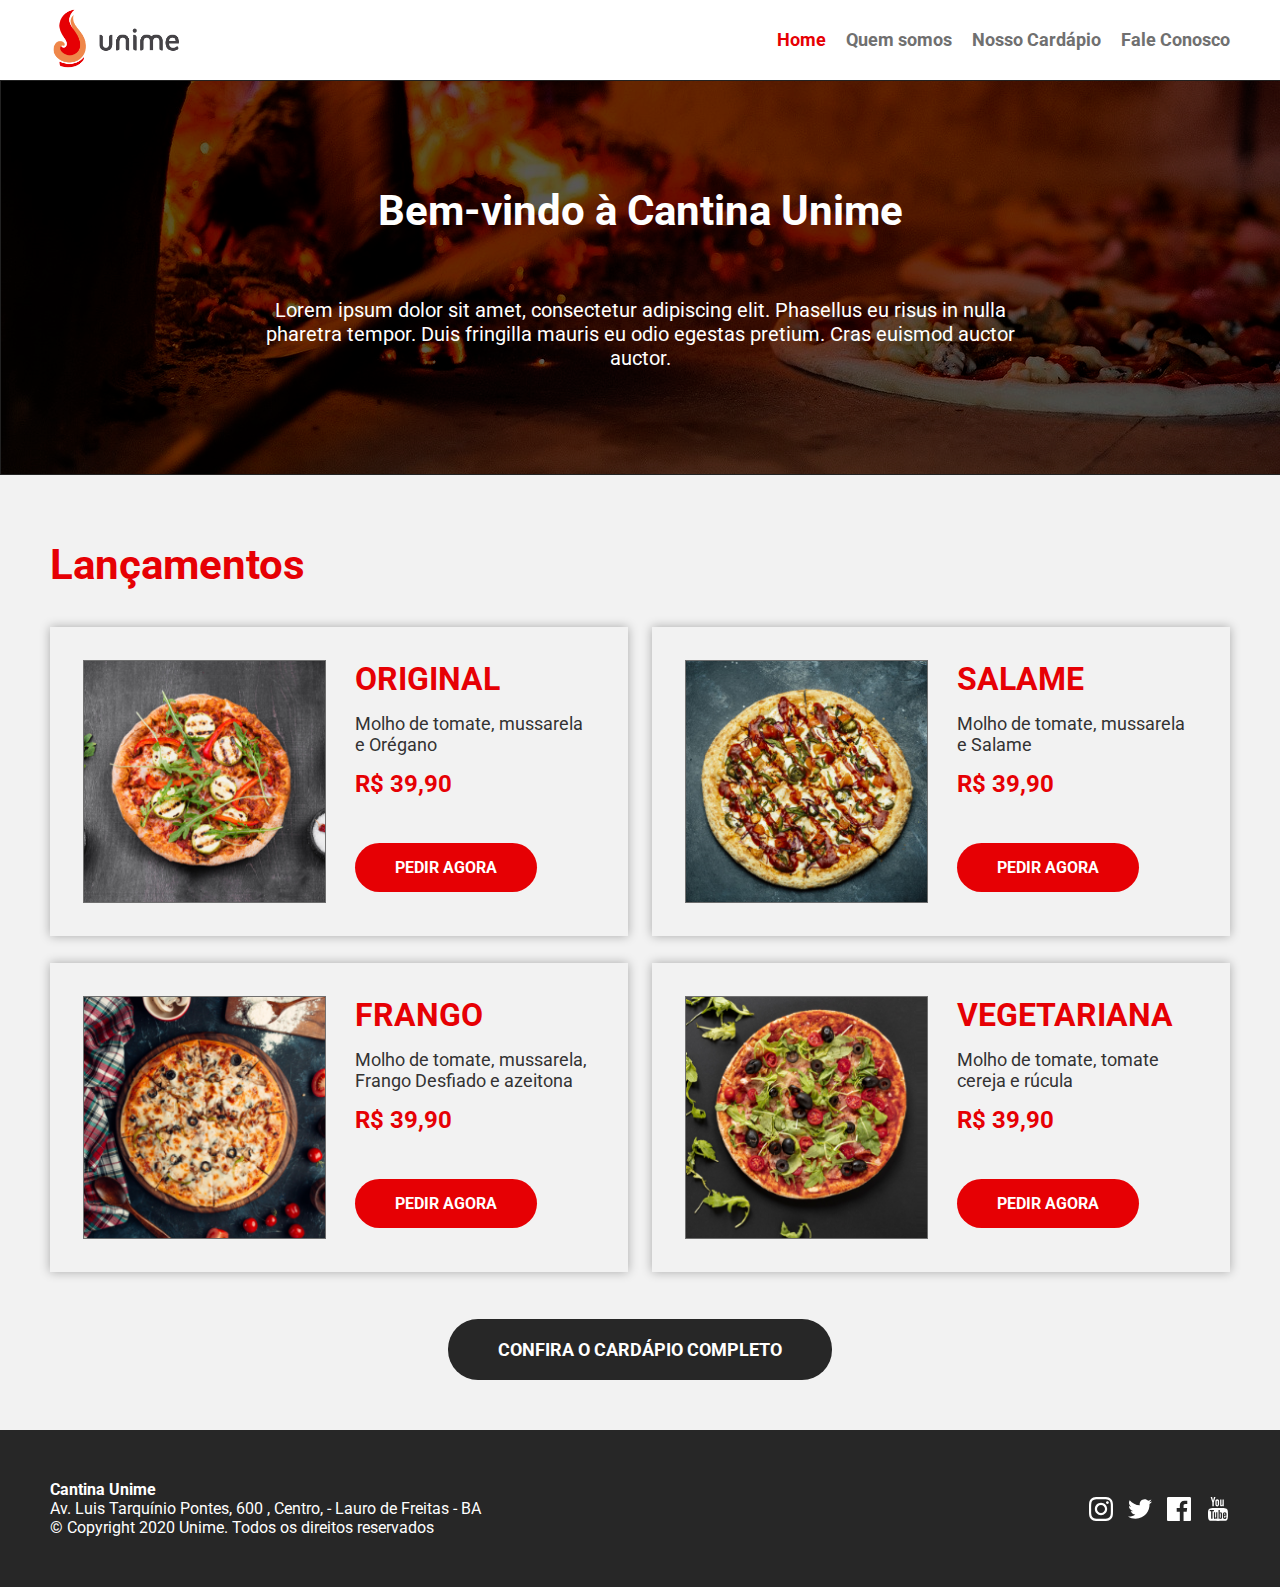
<file: index.html>
<!DOCTYPE html>
<html lang="pt-br">
<head>
    <meta charset="UTF-8">
    <meta name="viewport" content="width=device-width, initial-scale=1.0">
    <title>Cantina Unime - As melhores pizzas do Brasil</title>

    <link rel="stylesheet" href="css/page.css">
    <link rel="stylesheet" href="css/styles.css">
    <link rel="stylesheet" href="css/pizza_box.css">
    <link rel="stylesheet" href="css/responsive.css">

</head>
<body>

    <header class="header">

        <div class="container">

            <a href="index.html">
                <img width="133" src="images/logo-unime-p.png" alt="Logotipo Unime">
            </a>

            <nav class="menu">

                <ul>
                    <li class="active"><a href="index.html">Home</a></li>
                    <li><a href="quem_somos.html">Quem somos</a></li>
                    <li><a href="nosso_cardapio.html">Nosso Cardápio</a></li>
                    <li><a href="fale_conosco.html">Fale Conosco</a></li>
                </ul>

            </nav>

        </div>

    </header>

    <div class="banner">

        <div class="container">

            <h1>Bem-vindo à Cantina Unime</h1>

            <p>
                Lorem ipsum dolor sit amet, consectetur adipiscing elit. Phasellus eu risus in nulla pharetra tempor. Duis fringilla mauris eu odio egestas pretium. Cras euismod auctor auctor.
            </p>

        </div>

    </div>

    <div class="content">

        <div class="row">
            <h2>Lançamentos</h2>
        </div>

        <div class="row product-list">
        
            <div class="product_box">
                <img src="images/pizza1.png" alt="Pizza sabor original">
                <div class="product_detail">
                    <h3>Original</h3>
                    <p>
                        Molho de tomate, mussarela e Orégano
                    </p>
                    <p class="price">
                        R$ 39,90
                    </p>
                    <a href="#">
                        Pedir agora
                    </a>
                </div>
            </div>

            <div class="product_box">
                <img src="images/pizza2.png" alt="Pizza sabor original">
                <div class="product_detail">
                    <h3>Salame</h3>
                    <p>
                        Molho de tomate, mussarela e Salame
                    </p>
                    <p class="price">
                        R$ 39,90
                    </p>
                    <a href="#">
                        Pedir agora
                    </a>
                </div>
            </div>

            <div class="product_box">
                <img src="images/pizza3.png" alt="Pizza sabor original">
                <div class="product_detail">
                    <h3>Frango</h3>
                    <p>
                        Molho de tomate, mussarela, Frango Desfiado e azeitona
                    </p>
                    <p class="price">
                        R$ 39,90
                    </p>
                    <a href="#">
                        Pedir agora
                    </a>
                </div>
            </div>

            <div class="product_box">
                <img src="images/pizza4.png" alt="Pizza sabor original">
                <div class="product_detail">
                    <h3>Vegetariana</h3>
                    <p>
                        Molho de tomate, tomate cereja e rúcula
                    </p>
                    <p class="price">
                        R$ 39,90
                    </p>
                    <a href="#">
                        Pedir agora
                    </a>
                </div>
            </div>

        </div>

        <div class="row complete_menu_container">

            <a href="nosso_cardapio.html" class="complete_menu">
                Confira o cardápio completo
            </a>

        </div>

    </div>

    <div class="footer">

        <div class="container">

            <div class="address">
                <strong>Cantina Unime</strong><br>
                Av. Luis Tarquínio Pontes, 600 , Centro, - Lauro de Freitas - BA<br>
                © Copyright 2020 Unime. Todos os direitos reservados
            </div>

            <div class="social_networks">

                <img src="images/iconmonstr-instagram-11.svg">
                <img src="images/iconmonstr-twitter-1.svg">
                <img src="images/iconmonstr-facebook-6.svg">
                <img src="images/iconmonstr-youtube-1.svg">

            </div>

        </div>

    </div>
    
</body>
</html>
</file>
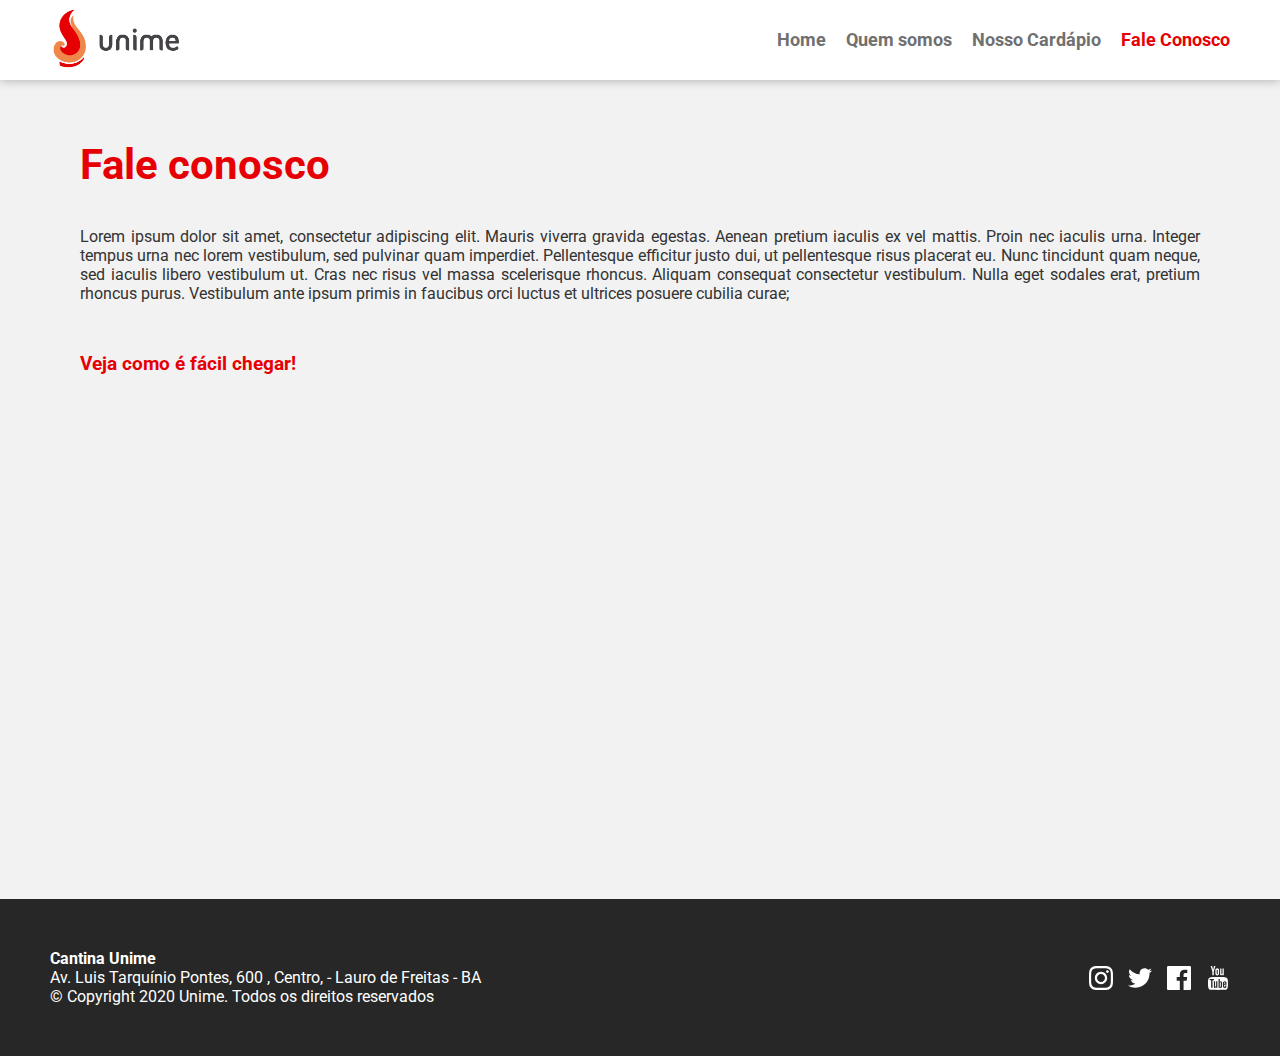
<file: fale_conosco.html>
<!DOCTYPE html>
<html lang="pt-br">
<head>
    <meta charset="UTF-8">
    <meta name="viewport" content="width=device-width, initial-scale=1.0">
    <title>Cantina Unime - As melhores pizzas do Brasil</title>

    <link rel="stylesheet" href="css/page.css">
    <link rel="stylesheet" href="css/styles.css">
    <link rel="stylesheet" href="css/pizza_box.css">
    <link rel="stylesheet" href="css/responsive.css">

</head>
<body>

    <header class="header">

        <div class="container">

            <a href="index.html">
                <img width="133" src="images/logo-unime-p.png" alt="Logotipo Unime">
            </a>

            <nav class="menu">

                <ul>
                    <li><a href="index.html">Home</a></li>
                    <li><a href="quem_somos.html">Quem somos</a></li>
                    <li><a href="nosso_cardapio.html">Nosso Cardápio</a></li>
                    <li class="active"><a href="fale_conosco.html">Fale Conosco</a></li>
                </ul>

            </nav>

        </div>

    </header>

    <div class="content">

        <div class="row">
            <h2 class="title_internal_page">Fale conosco</h2>
        </div>

        <div class="row content_internal_page">
        
            <p>
                Lorem ipsum dolor sit amet, consectetur adipiscing elit. Mauris viverra gravida egestas. Aenean pretium iaculis ex vel mattis. Proin nec iaculis urna. Integer tempus urna nec lorem vestibulum, sed pulvinar quam imperdiet. Pellentesque efficitur justo dui, ut pellentesque risus placerat eu. Nunc tincidunt quam neque, sed iaculis libero vestibulum ut. Cras nec risus vel massa scelerisque rhoncus. Aliquam consequat consectetur vestibulum. Nulla eget sodales erat, pretium rhoncus purus. Vestibulum ante ipsum primis in faucibus orci luctus et ultrices posuere cubilia curae;
            </p>

            <h3>Veja como é fácil chegar!</h3>

            <iframe 
                src="https://www.google.com/maps/embed?pb=!1m26!1m12!1m3!1d15556.613200791528!2d-38.33954366239942!3d-12.897862338105995!2m3!1f0!2f0!3f0!3m2!1i1024!2i768!4f13.1!4m11!3e0!4m3!3m2!1d-12.9045962!2d-38.343098399999995!4m5!1s0x7163e0f80d0f2c9%3A0x6c60e804b36d0a38!2sFaculdade%20Unime%20Lauro%20de%20Freitas%20-%20Av.%20Luiz%20Tarquinio%20Pontes%2C%20600%20-%20Centro%2C%20Lauro%20de%20Freitas%20-%20BA%2C%2042700-000!3m2!1d-12.891040499999999!2d-38.3154585!5e0!3m2!1spt-BR!2sbr!4v1596153229527!5m2!1spt-BR!2sbr" 
                width="100%" 
                height="450" 
                frameborder="0" 
                style="border:0;" 
                allowfullscreen="" 
                aria-hidden="false" tabindex="0"
            ></iframe>

        </div>

    </div>

    <div class="footer">

        <div class="container">

            <div class="address">
                <strong>Cantina Unime</strong><br>
                Av. Luis Tarquínio Pontes, 600 , Centro, - Lauro de Freitas - BA<br>
                © Copyright 2020 Unime. Todos os direitos reservados
            </div>

            <div class="social_networks">

                <img src="images/iconmonstr-instagram-11.svg">
                <img src="images/iconmonstr-twitter-1.svg">
                <img src="images/iconmonstr-facebook-6.svg">
                <img src="images/iconmonstr-youtube-1.svg">

            </div>

        </div>

    </div>
    
</body>
</html>
</file>
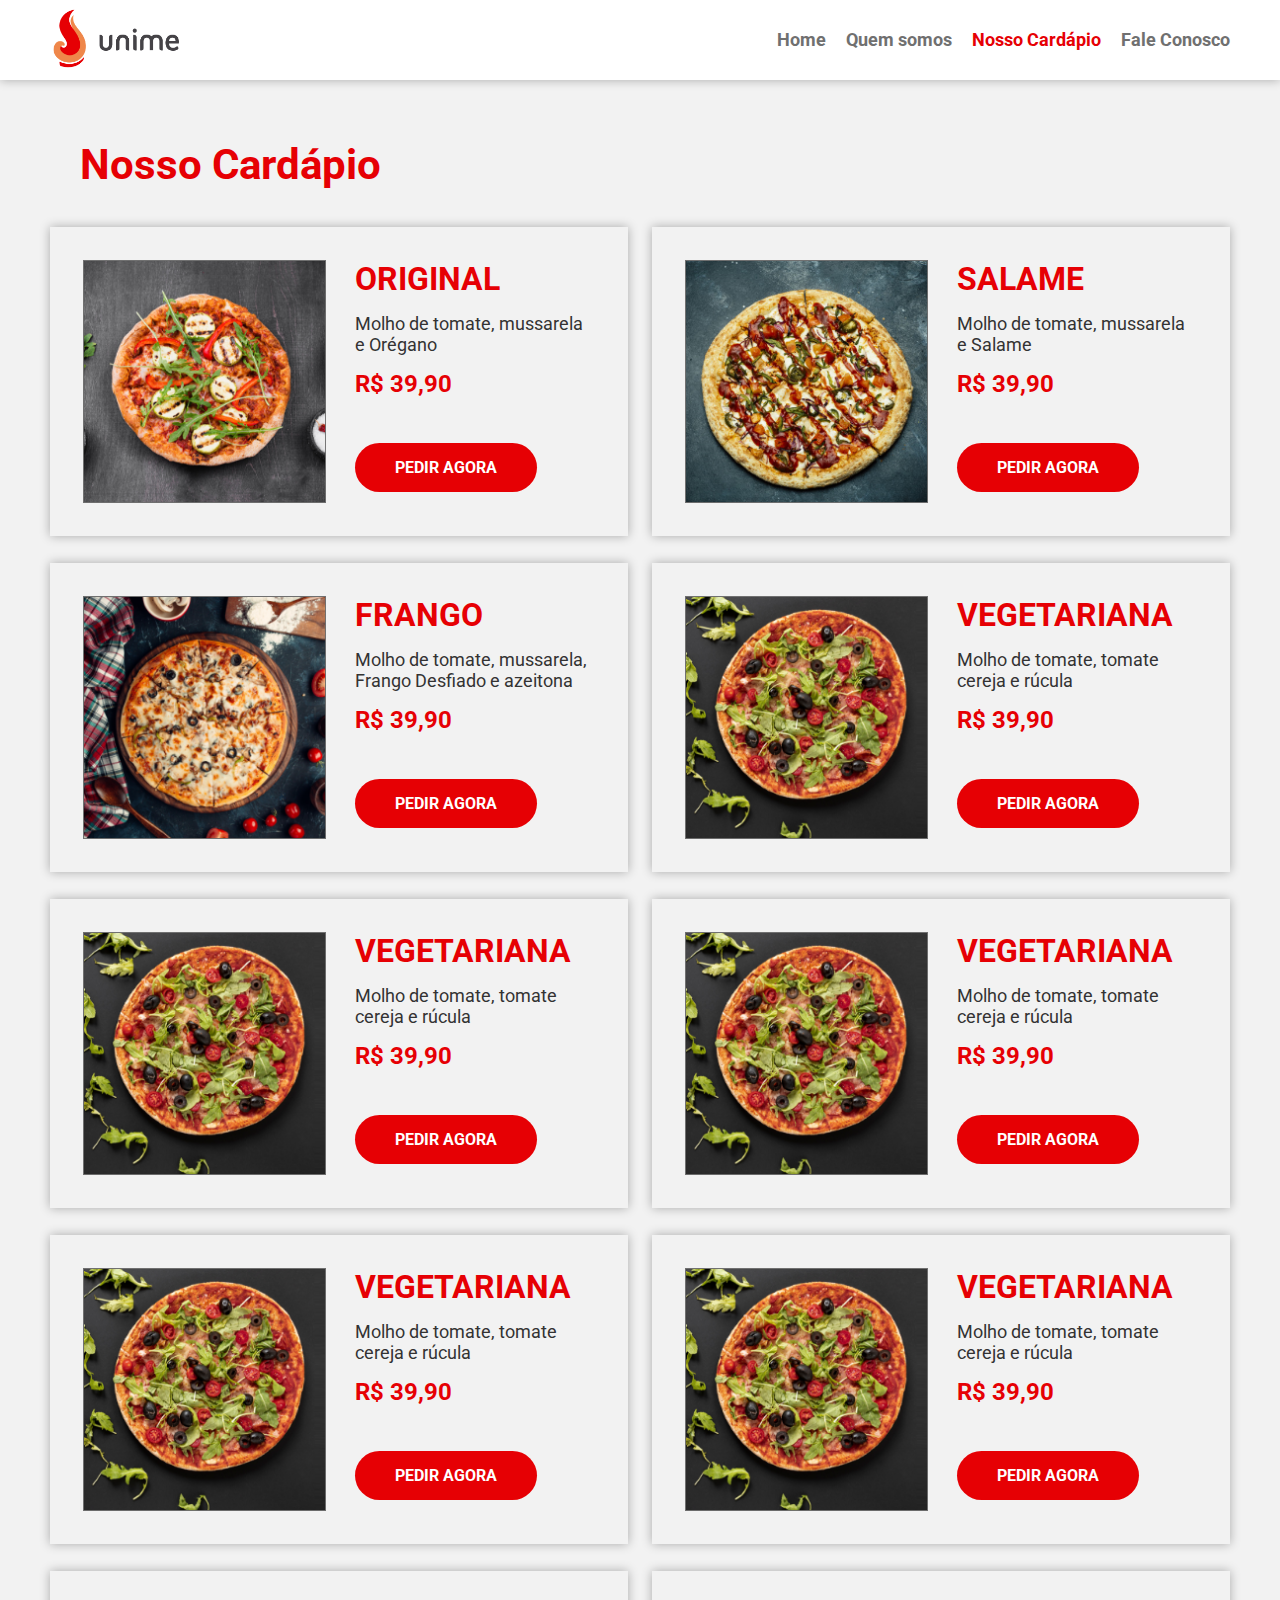
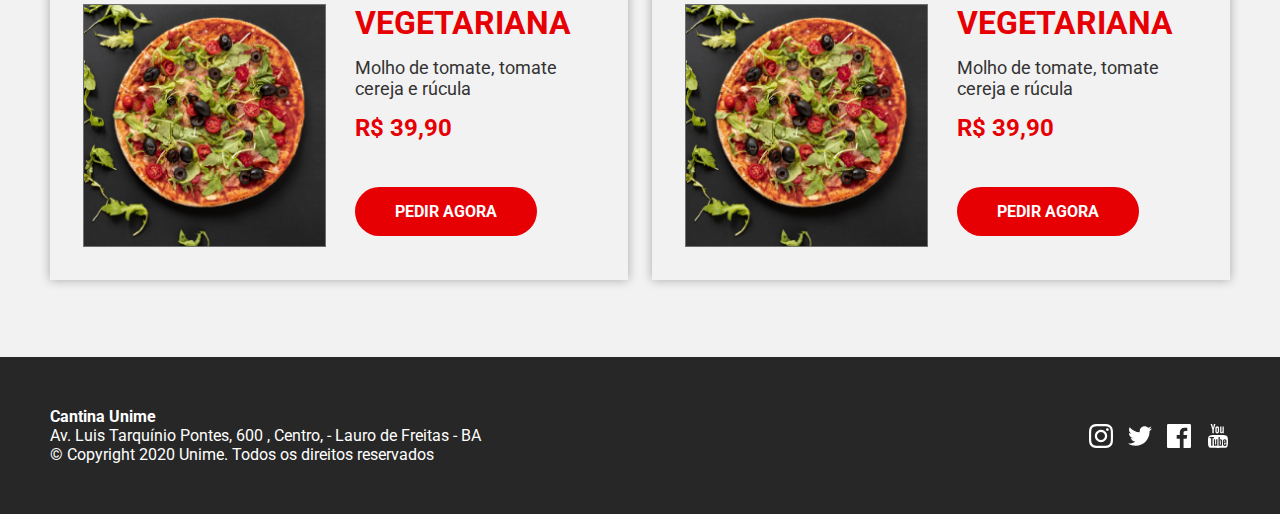
<file: nosso_cardapio.html>
<!DOCTYPE html>
<html lang="pt-br">
<head>
    <meta charset="UTF-8">
    <meta name="viewport" content="width=device-width, initial-scale=1.0">
    <title>Cantina Unime - As melhores pizzas do Brasil</title>

    <link rel="stylesheet" href="css/page.css">
    <link rel="stylesheet" href="css/styles.css">
    <link rel="stylesheet" href="css/pizza_box.css">
    <link rel="stylesheet" href="css/responsive.css">

</head>
<body>

    <header class="header">

        <div class="container">

            <a href="index.html">
                <img width="133" src="images/logo-unime-p.png" alt="Logotipo Unime">
            </a>

            <nav class="menu">

                <ul>
                    <li><a href="index.html">Home</a></li>
                    <li><a href="quem_somos.html">Quem somos</a></li>
                    <li class="active"><a href="nosso_cardapio.html">Nosso Cardápio</a></li>
                    <li><a href="fale_conosco.html">Fale Conosco</a></li>
                </ul>

            </nav>

        </div>

    </header>

    <div class="content">

        <div class="row">
            <h2 class="title_internal_page">Nosso Cardápio</h2>
        </div>

        <div class="row product-list">
        
            <div class="product_box">
                <img src="images/pizza1.png" alt="Pizza sabor original">
                <div class="product_detail">
                    <h3>Original</h3>
                    <p>
                        Molho de tomate, mussarela e Orégano
                    </p>
                    <p class="price">
                        R$ 39,90
                    </p>
                    <a href="#">
                        Pedir agora
                    </a>
                </div>
            </div>

            <div class="product_box">
                <img src="images/pizza2.png" alt="Pizza sabor original">
                <div class="product_detail">
                    <h3>Salame</h3>
                    <p>
                        Molho de tomate, mussarela e Salame
                    </p>
                    <p class="price">
                        R$ 39,90
                    </p>
                    <a href="#">
                        Pedir agora
                    </a>
                </div>
            </div>

            <div class="product_box">
                <img src="images/pizza3.png" alt="Pizza sabor original">
                <div class="product_detail">
                    <h3>Frango</h3>
                    <p>
                        Molho de tomate, mussarela, Frango Desfiado e azeitona
                    </p>
                    <p class="price">
                        R$ 39,90
                    </p>
                    <a href="#">
                        Pedir agora
                    </a>
                </div>
            </div>

            <div class="product_box">
                <img src="images/pizza4.png" alt="Pizza sabor original">
                <div class="product_detail">
                    <h3>Vegetariana</h3>
                    <p>
                        Molho de tomate, tomate cereja e rúcula
                    </p>
                    <p class="price">
                        R$ 39,90
                    </p>
                    <a href="#">
                        Pedir agora
                    </a>
                </div>
            </div>

            <div class="product_box">
                <img src="images/pizza4.png" alt="Pizza sabor original">
                <div class="product_detail">
                    <h3>Vegetariana</h3>
                    <p>
                        Molho de tomate, tomate cereja e rúcula
                    </p>
                    <p class="price">
                        R$ 39,90
                    </p>
                    <a href="#">
                        Pedir agora
                    </a>
                </div>
            </div>

            <div class="product_box">
                <img src="images/pizza4.png" alt="Pizza sabor original">
                <div class="product_detail">
                    <h3>Vegetariana</h3>
                    <p>
                        Molho de tomate, tomate cereja e rúcula
                    </p>
                    <p class="price">
                        R$ 39,90
                    </p>
                    <a href="#">
                        Pedir agora
                    </a>
                </div>
            </div>

            <div class="product_box">
                <img src="images/pizza4.png" alt="Pizza sabor original">
                <div class="product_detail">
                    <h3>Vegetariana</h3>
                    <p>
                        Molho de tomate, tomate cereja e rúcula
                    </p>
                    <p class="price">
                        R$ 39,90
                    </p>
                    <a href="#">
                        Pedir agora
                    </a>
                </div>
            </div>

            <div class="product_box">
                <img src="images/pizza4.png" alt="Pizza sabor original">
                <div class="product_detail">
                    <h3>Vegetariana</h3>
                    <p>
                        Molho de tomate, tomate cereja e rúcula
                    </p>
                    <p class="price">
                        R$ 39,90
                    </p>
                    <a href="#">
                        Pedir agora
                    </a>
                </div>
            </div>

            <div class="product_box">
                <img src="images/pizza4.png" alt="Pizza sabor original">
                <div class="product_detail">
                    <h3>Vegetariana</h3>
                    <p>
                        Molho de tomate, tomate cereja e rúcula
                    </p>
                    <p class="price">
                        R$ 39,90
                    </p>
                    <a href="#">
                        Pedir agora
                    </a>
                </div>
            </div>

            <div class="product_box">
                <img src="images/pizza4.png" alt="Pizza sabor original">
                <div class="product_detail">
                    <h3>Vegetariana</h3>
                    <p>
                        Molho de tomate, tomate cereja e rúcula
                    </p>
                    <p class="price">
                        R$ 39,90
                    </p>
                    <a href="#">
                        Pedir agora
                    </a>
                </div>
            </div>

        </div>

    </div>

    <div class="footer">

        <div class="container">

            <div class="address">
                <strong>Cantina Unime</strong><br>
                Av. Luis Tarquínio Pontes, 600 , Centro, - Lauro de Freitas - BA<br>
                © Copyright 2020 Unime. Todos os direitos reservados
            </div>

            <div class="social_networks">

                <img src="images/iconmonstr-instagram-11.svg">
                <img src="images/iconmonstr-twitter-1.svg">
                <img src="images/iconmonstr-facebook-6.svg">
                <img src="images/iconmonstr-youtube-1.svg">

            </div>

        </div>

    </div>
    
</body>
</html>
</file>
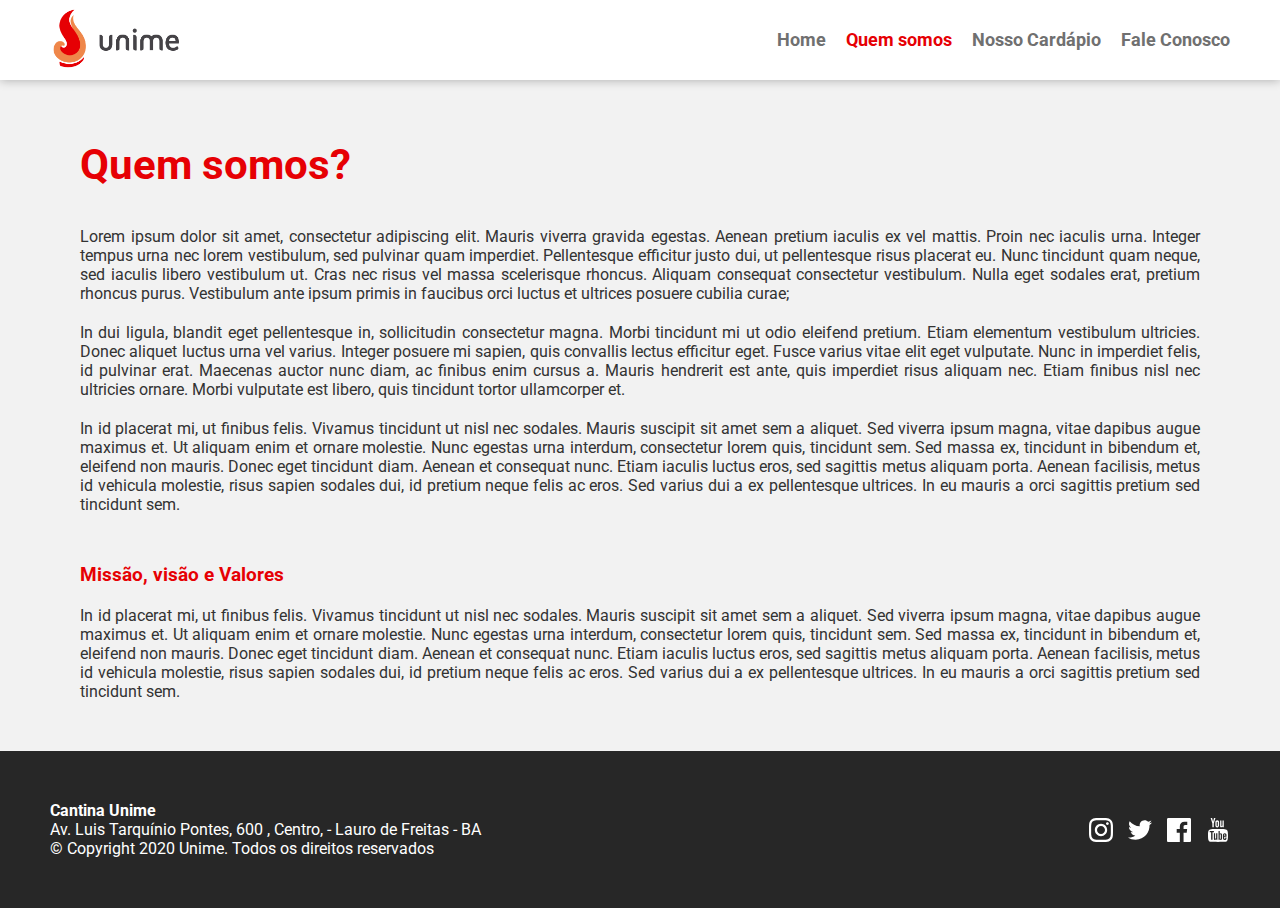
<file: quem_somos.html>
<!DOCTYPE html>
<html lang="pt-br">
<head>
    <meta charset="UTF-8">
    <meta name="viewport" content="width=device-width, initial-scale=1.0">
    <title>Cantina Unime - As melhores pizzas do Brasil</title>

    <link rel="stylesheet" href="css/page.css">
    <link rel="stylesheet" href="css/styles.css">
    <link rel="stylesheet" href="css/pizza_box.css">
    <link rel="stylesheet" href="css/responsive.css">

</head>
<body>

    <header class="header">

        <div class="container">

            <a href="index.html">
                <img width="133" src="images/logo-unime-p.png" alt="Logotipo Unime">
            </a>

            <nav class="menu">

                <ul>
                    <li><a href="index.html">Home</a></li>
                    <li class="active"><a href="quem_somos.html">Quem somos</a></li>
                    <li><a href="nosso_cardapio.html">Nosso Cardápio</a></li>
                    <li><a href="fale_conosco.html">Fale Conosco</a></li>
                </ul>

            </nav>

        </div>

    </header>

    <div class="content">

        <div class="row">
            <h2 class="title_internal_page">Quem somos?</h2>
        </div>

        <div class="row content_internal_page">
        
            <p>
                Lorem ipsum dolor sit amet, consectetur adipiscing elit. Mauris viverra gravida egestas. Aenean pretium iaculis ex vel mattis. Proin nec iaculis urna. Integer tempus urna nec lorem vestibulum, sed pulvinar quam imperdiet. Pellentesque efficitur justo dui, ut pellentesque risus placerat eu. Nunc tincidunt quam neque, sed iaculis libero vestibulum ut. Cras nec risus vel massa scelerisque rhoncus. Aliquam consequat consectetur vestibulum. Nulla eget sodales erat, pretium rhoncus purus. Vestibulum ante ipsum primis in faucibus orci luctus et ultrices posuere cubilia curae;
            </p>

            <p>
                In dui ligula, blandit eget pellentesque in, sollicitudin consectetur magna. Morbi tincidunt mi ut odio eleifend pretium. Etiam elementum vestibulum ultricies. Donec aliquet luctus urna vel varius. Integer posuere mi sapien, quis convallis lectus efficitur eget. Fusce varius vitae elit eget vulputate. Nunc in imperdiet felis, id pulvinar erat. Maecenas auctor nunc diam, ac finibus enim cursus a. Mauris hendrerit est ante, quis imperdiet risus aliquam nec. Etiam finibus nisl nec ultricies ornare. Morbi vulputate est libero, quis tincidunt tortor ullamcorper et.
            </p>

            <p>
                In id placerat mi, ut finibus felis. Vivamus tincidunt ut nisl nec sodales. Mauris suscipit sit amet sem a aliquet. Sed viverra ipsum magna, vitae dapibus augue maximus et. Ut aliquam enim et ornare molestie. Nunc egestas urna interdum, consectetur lorem quis, tincidunt sem. Sed massa ex, tincidunt in bibendum et, eleifend non mauris. Donec eget tincidunt diam. Aenean et consequat nunc. Etiam iaculis luctus eros, sed sagittis metus aliquam porta. Aenean facilisis, metus id vehicula molestie, risus sapien sodales dui, id pretium neque felis ac eros. Sed varius dui a ex pellentesque ultrices. In eu mauris a orci sagittis pretium sed tincidunt sem.
            </p>

            <h3>Missão, visão e Valores</h3>

            <p>
                In id placerat mi, ut finibus felis. Vivamus tincidunt ut nisl nec sodales. Mauris suscipit sit amet sem a aliquet. Sed viverra ipsum magna, vitae dapibus augue maximus et. Ut aliquam enim et ornare molestie. Nunc egestas urna interdum, consectetur lorem quis, tincidunt sem. Sed massa ex, tincidunt in bibendum et, eleifend non mauris. Donec eget tincidunt diam. Aenean et consequat nunc. Etiam iaculis luctus eros, sed sagittis metus aliquam porta. Aenean facilisis, metus id vehicula molestie, risus sapien sodales dui, id pretium neque felis ac eros. Sed varius dui a ex pellentesque ultrices. In eu mauris a orci sagittis pretium sed tincidunt sem.
            </p>

        </div>

    </div>

    <div class="footer">

        <div class="container">

            <div class="address">
                <strong>Cantina Unime</strong><br>
                Av. Luis Tarquínio Pontes, 600 , Centro, - Lauro de Freitas - BA<br>
                © Copyright 2020 Unime. Todos os direitos reservados
            </div>

            <div class="social_networks">

                <img src="images/iconmonstr-instagram-11.svg">
                <img src="images/iconmonstr-twitter-1.svg">
                <img src="images/iconmonstr-facebook-6.svg">
                <img src="images/iconmonstr-youtube-1.svg">

            </div>

        </div>

    </div>
    
</body>
</html>
</file>
<file: css/page.css>
@import url('https://fonts.googleapis.com/css2?family=Roboto:wght@400;700&display=swap');

* {
    padding: 0;
    margin: 0;
    box-sizing: border-box;
}

body {
    font-family: 'Roboto', sans-serif;
    color: #333333;
    background-color: #F2F2F2;
}
</file>
<file: css/styles.css>
.header {
    width: 100%;
    height: 80px;
    background-color: white;
    box-shadow: 0px 0px 10px rgb(0, 0, 0, 0.3);
    display: flex;
    align-items: center;
    justify-content: center;
}

.header .container {
    width: 100%;
    max-width: 1180px;
    display: flex;
    align-items: center;
    justify-content: space-between;
}

.menu ul {
    display: flex;
    list-style: none;
}

.menu ul li {
    margin-left: 20px;
    font-size: 18px;
    font-weight: bold;
}

.menu ul li a {
    color: #707070;
    text-decoration: none;
}

.menu ul li.active a {
    color: #E60004;
}

.banner {
    width: 100%;
    height: 395px;
    background-image: url('../images/banner.png');
    display: flex;
    justify-content: center;
    margin-bottom: 65px;
}

.banner .container {
    width: 787px;
    display: flex;
    align-items: center;
    justify-content: center;
    flex-direction: column;
    text-align: center;
}

.banner h1 {
    font-size: 42px;
    font-weight: bold;
    color: white;
    margin-bottom: 63px;
}

.banner p {
    font-size: 20px;
    color: white;
}

.content {
    width: 100%;
    max-width: 1180px;
    margin-left: auto;
    margin-right: auto;
}

.content .row h2 {
    font-size: 42px;
    font-weight: bold;
    color: #E60004;
    margin-bottom: 38px;
}

.content .product-list {
    width: 100%;
    display: flex;
    justify-content: space-between;
    flex-wrap: wrap;
}

.complete_menu_container {
    display: flex;
    justify-content: center;
    align-items: center;
    align-content: center;
    padding-top: 20px;
}

.complete_menu {
    background-color: #272727;
    color: white;
    padding: 20px 50px;
    border-radius: 30px;
    font-size: 18px;
    font-weight: bold;
    text-decoration: none;
    text-transform: uppercase;
}

.footer {
    background-color: #272727;
    margin-top: 50px;
    display: flex;
    justify-content: center;
    padding: 50px;
}

.footer .container {
    width: 100%;
    max-width: 1180px;
    color: white;
    display: flex;
    justify-content: space-between;
}

.footer .social_networks {
    display: flex;
    align-items: center;
}

.footer .social_networks img {
    margin-left: 15px;
    width: 24px;
    height: 24px;
}


/*

    Daqui pra baixo, todos os atributos se aplicam às páginas internas

*/

.title_internal_page {
    margin-top: 60px;
    padding-right: 30px;
    padding-left: 30px;
}

.content_internal_page {
    padding-left: 30px;
    padding-right: 30px;
}

.content_internal_page p {
    margin-bottom: 20px;
    text-align: justify;
}

.content_internal_page h3 {
    color: #E60004;
    margin-top: 50px;
    margin-bottom: 20px;
}
</file>
<file: css/pizza_box.css>
.product_box {
    width: 578px;
    height: 309px;
    padding: 33px;
    box-shadow: 0px 0px 10px rgb(0, 0, 0, 0.3);
    display: flex;
    justify-content: space-between;
    margin-bottom: 27px;
}

.product_detail {
    width: 240px;
}

.product_detail h3 {
    font-size: 32px;
    color: #E60004;
    text-transform: uppercase;
    margin-bottom: 15px;
}

.product_detail p {
    font-size: 18px;
    margin-bottom: 15px;
}

.product_detail .price {
    font-size: 24px;
    font-weight: bold;
    color: #E60004;
    margin-bottom: 60px;
}

.product_detail a {
    padding: 15px 40px;
    background-color: #E60004;
    border-radius: 30px;
    color: white;
    font-weight: bold;
    text-transform: uppercase;
    text-decoration: none;
}
</file>
<file: css/responsive.css>
@media(max-width: 1199px) {

    .content .row h2 {
        text-align: center;
    }

    .content .product-list {
        justify-content: center;
        flex-direction: column;
        align-items: center;
    }

}

@media(max-width: 820px) {

    .header {
        padding-top: 20px;
        padding-bottom: 20px;
        height: auto;
    }

    .header .container {
        display: flex;
        flex-direction: column;
    }

    .header .container img {
        margin-bottom: 20px;
    }

    .banner .container {
        padding-left: 30px;
        padding-right: 30px;
    }

    .header .container .menu ul li:first-child {
        margin-left: 0;
    }

    .footer .container {
        flex-direction: column;
        align-items: center;
        text-align: center;
    }

    .footer .container .address {
        margin-bottom: 30px;
    }

}

@media(max-width: 630px) {

    .product_box {
        width: 100%;
        height: auto;
        flex-direction: column;
        align-items: center;
        margin-left: 30px;
        margin-right: 30px;
        padding-bottom: 50px;
    }

    .product_box img {
        width: 150px;
        height: 150px;
        margin-bottom: 20px;
    }

    .product_box .product_detail {
        text-align: center;
    }

    .product_box .product_detail .price {
        margin-bottom: 30px;
    }

}

@media(max-width: 530px) {

    .header .container .menu ul {
        flex-wrap: wrap;
        justify-content: center;
    }

    .header .container .menu ul li {
        margin-bottom: 10px;
    }

    .banner {
        height: auto;
        padding-top: 30px;
        padding-bottom: 30px;
    }

    .complete_menu_container {
        padding-left: 30px;
        padding-right: 30px;
        text-align: center;
    }

}
</file>
